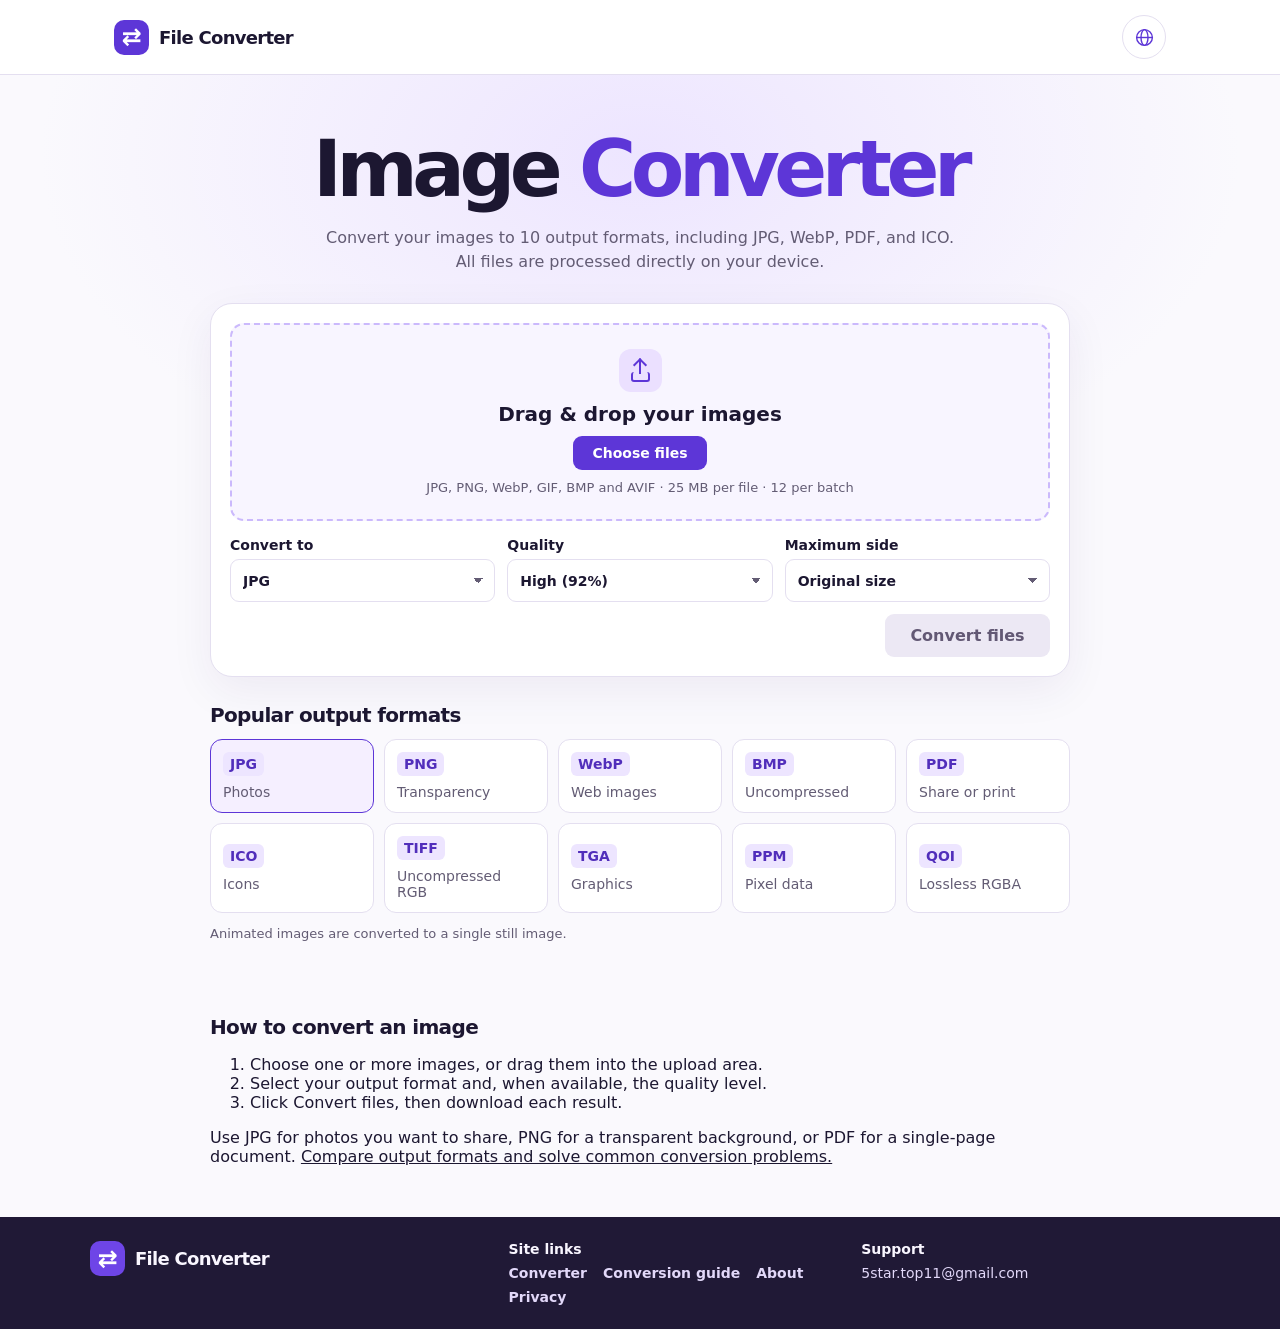
<file: index.html>
<!doctype html>
<html lang="en">
<head>
<meta name="google-adsense-account" content="ca-pub-1289110611393600">
<meta charset="utf-8">
<meta http-equiv="Content-Security-Policy" content="default-src 'none'; script-src 'self'; style-src 'self' 'unsafe-inline'; img-src 'self' data: blob:; base-uri 'none'; form-action 'none'">
<meta name="viewport" content="width=device-width, initial-scale=1">
<meta name="description" content="Convert images to JPG, PNG, WebP, BMP or PDF privately in your browser.">
<title>File Converter — Convert images online</title>
<link rel="icon" href="[data-uri]">
<link rel="stylesheet" href="style.css?v=5">
<script src="app.js?v=3" defer></script>
<style>footer{display:flex;gap:12px;justify-content:space-between;flex-wrap:wrap}footer nav,.bar nav{gap:12px;flex-wrap:wrap}@media(max-width:480px){.bar{gap:10px;flex-wrap:wrap}.bar nav{width:100%}}</style>
<script src="/locale.js" defer></script>
<link rel="canonical" href="https://fileconverter.5starth.com/">
<link rel="alternate" hreflang="en" href="https://fileconverter.5starth.com/">
<link rel="alternate" hreflang="ar" href="https://fileconverter.5starth.com/ar/">
</head>
<body>
<header><div class="bar"><a class="brand" href="#"><span class="logo" aria-hidden="true">⇄</span>File Converter</a><a class="language-switch" aria-label="Switch to Arabic" title="Switch to Arabic" href="/ar/" data-language="ar" lang="ar" hreflang="ar"><svg aria-hidden="true" width="21" height="21" viewBox="0 0 24 24" fill="none" stroke="currentColor" stroke-width="1.6"><circle cx="12" cy="12" r="9"/><ellipse cx="12" cy="12" rx="4" ry="9"/><path d="M3 12h18"/></svg></a></div></header>
<main>
<section class="intro" id="converter" aria-labelledby="title">
<h1 id="title">Image <em>Converter</em></h1>
<p>Convert your images to 10 output formats, including JPG, WebP, PDF, and ICO.<br class="desktop"> All files are processed directly on your device.</p>
</section>
<section class="panel" aria-label="Convert images">
<div id="previewArea" class="preview-area">
<div id="previews" class="preview-grid" hidden></div>
<label class="drop" id="drop"><span class="drop-empty">
<span class="upload" aria-hidden="true"><i></i></span>
<strong>Drag &amp; drop your images</strong>
<span class="browse">Choose files</span>
<small>JPG, PNG, WebP, GIF, BMP and AVIF · 25 MB per file · 12 per batch</small>
</span><span class="browse add-more">Add images</span>
<input type="file" id="files" multiple accept=".jpg,.jpeg,.jfif,.png,.apng,.webp,.gif,.bmp,.dib,.avif">
</label>
</div>
<ul id="queue" aria-label="Selected files" hidden></ul>
<div class="controls">
<label class="field">Convert to<select id="format"><option value="jpg">JPG</option><option value="png">PNG</option><option value="webp">WebP</option><option value="bmp">BMP</option><option value="pdf">PDF</option><option value="ico">ICO</option><option value="tiff">TIFF</option><option value="tga">TGA</option><option value="ppm">PPM</option><option value="qoi">QOI</option></select></label>
<label class="field" id="qualityField">Quality <select id="quality"><option value=".92">High (92%)</option><option value=".8">Balanced (80%)</option><option value=".6">Small file (60%)</option></select></label>
<label class="field">Maximum side<select id="maxSide"><option value="0">Original size</option><option value="2048">2048 px</option><option value="1600">1600 px</option><option value="1080">1080 px</option><option value="720">720 px</option></select></label>
</div>
<div class="convert-actions">
<button id="convert" disabled>Convert files</button>
<a id="downloadResult" class="primary-download" hidden></a>
</div>
<p id="message" role="status" hidden></p>
</section>
<section class="formats" id="formats" aria-labelledby="formats-title">
<h2 id="formats-title">Popular output formats</h2>
<div class="tiles">
<button data-format="jpg"><b>JPG</b><span>Photos</span></button>
<button data-format="png"><b>PNG</b><span>Transparency</span></button>
<button data-format="webp"><b>WebP</b><span>Web images</span></button>
<button data-format="bmp"><b>BMP</b><span>Uncompressed</span></button>
<button data-format="pdf"><b>PDF</b><span>Share or print</span></button>
<button data-format="ico"><b>ICO</b><span>Icons</span></button>
<button data-format="tiff"><b>TIFF</b><span>Uncompressed RGB</span></button>
<button data-format="tga"><b>TGA</b><span>Graphics</span></button>
<button data-format="ppm"><b>PPM</b><span>Pixel data</span></button>
<button data-format="qoi"><b>QOI</b><span>Lossless RGBA</span></button>
</div>
<p class="note">Animated images are converted to a single still image.</p>
</section>
<section class="formats" aria-labelledby="help-title">
<h2 id="help-title">How to convert an image</h2>
<ol>
<li>Choose one or more images, or drag them into the upload area.</li>
<li>Select your output format and, when available, the quality level.</li>
<li>Click Convert files, then download each result.</li>
</ol>
<p>Use JPG for photos you want to share, PNG for a transparent background, or PDF for a single-page document. <a href="guide.html" style="text-decoration:underline">Compare output formats and solve common conversion problems.</a></p>
</section>
</main><footer class="site-footer">
<div class="site-footer-inner">
<div class="site-footer-brand"><a class="brand" href="./"><span class="logo" aria-hidden="true">⇄</span>File Converter</a></div>
<div><h2>Site links</h2><nav aria-label="Site links"><a href="./">Converter</a><a href="guide.html">Conversion guide</a><a href="about.html">About</a><a href="privacy.html">Privacy</a></nav></div>
<div class="site-footer-contact"><h2>Support</h2><a href="mailto:5star.top11@gmail.com" dir="ltr">5star.top11@gmail.com</a></div>
</div>
</footer>
</body></html>
</file>
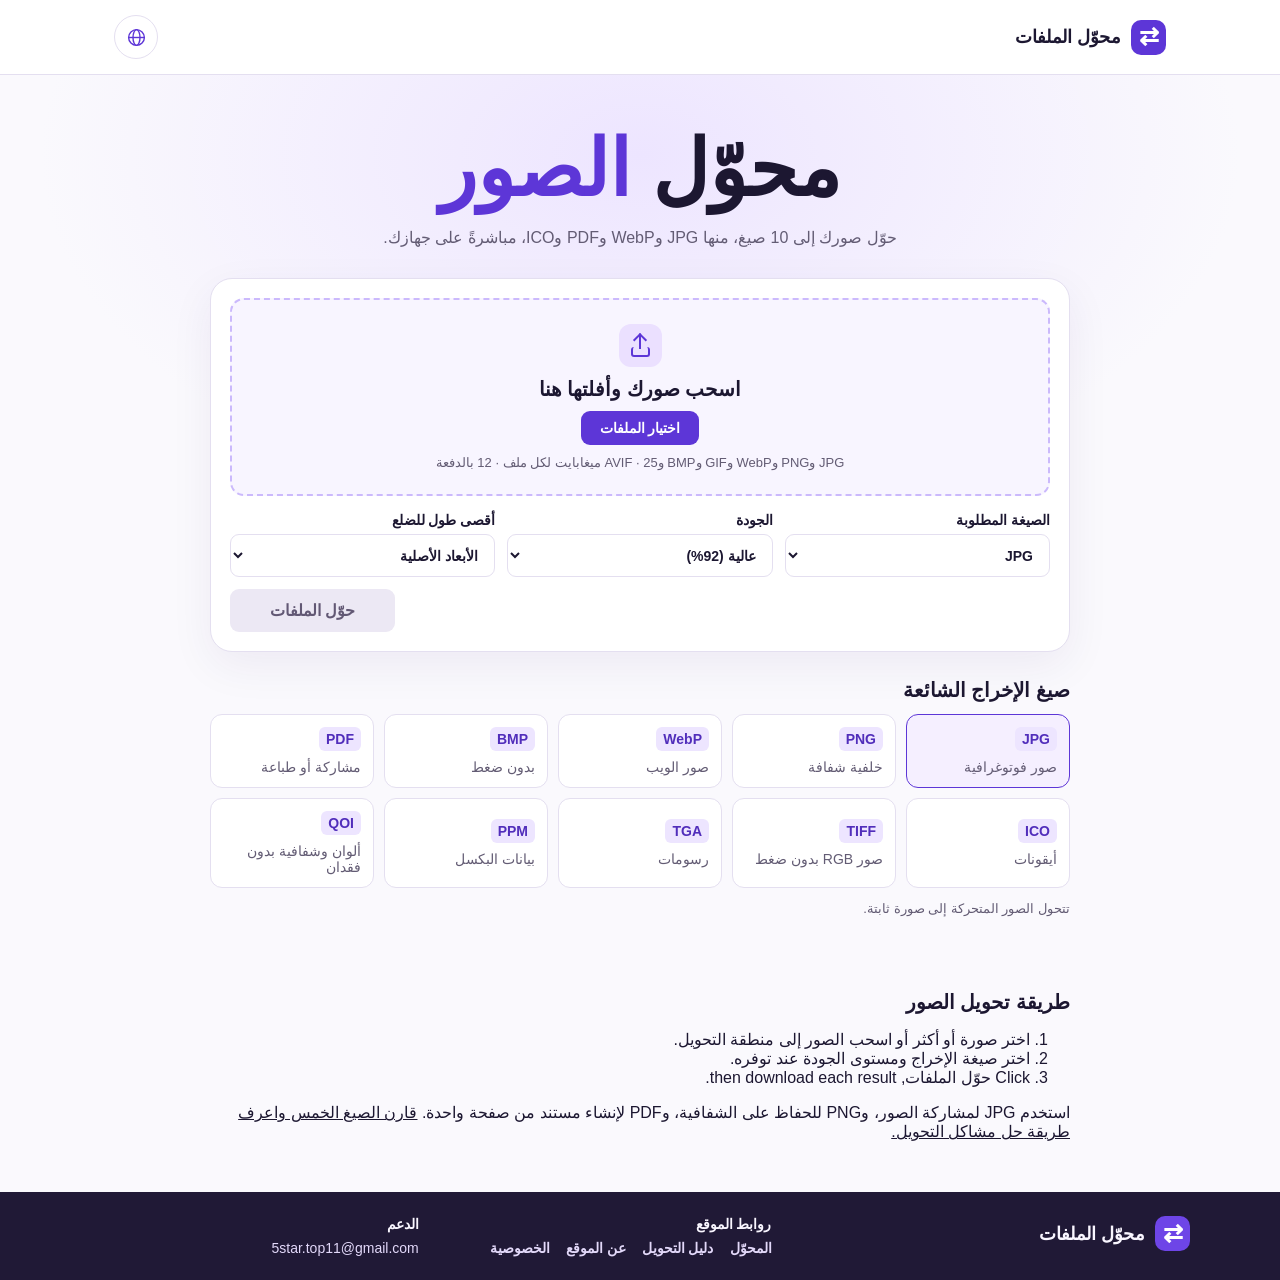
<file: ar/index.html>
<!doctype html>
<html lang="ar" dir="rtl">
<head>
<meta name="google-adsense-account" content="ca-pub-1289110611393600">
<meta charset="utf-8">
<meta http-equiv="Content-Security-Policy" content="default-src 'none'; script-src 'self'; style-src 'self' 'unsafe-inline'; img-src 'self' data: blob:; base-uri 'none'; form-action 'none'">
<meta name="viewport" content="width=device-width, initial-scale=1">
<meta name="description" content="حوّل الصور إلى JPG أو PNG أو WebP أو BMP أو PDF على جهازك.">
<title>محوّل الصور | File Converter</title>
<link rel="icon" href="[data-uri]">
<link rel="stylesheet" href="/style.css?v=5">
<script src="/app.js?v=3" defer></script>
<style>footer{display:flex;gap:12px;justify-content:space-between;flex-wrap:wrap}footer nav,.bar nav{gap:12px;flex-wrap:wrap}@media(max-width:480px){.bar{gap:10px;flex-wrap:wrap}.bar nav{width:100%}}</style>
<style>body{font-family:Tahoma,Arial,sans-serif}h1,.brand,h2{letter-spacing:normal}.tiles button{text-align:start}[dir=rtl] select{appearance:auto;background:#fff}</style>
<script src="/locale.js" defer></script>
<link rel="canonical" href="https://fileconverter.5starth.com/ar/">
<link rel="alternate" hreflang="en" href="https://fileconverter.5starth.com/">
<link rel="alternate" hreflang="ar" href="https://fileconverter.5starth.com/ar/">
</head>
<body>
<header><div class="bar"><a class="brand" href="#"><span class="logo" aria-hidden="true">⇄</span>محوّل الملفات</a><a class="language-switch" aria-label="التبديل إلى الإنكليزية" title="التبديل إلى الإنكليزية" href="/" data-language="en" lang="en" hreflang="en"><svg aria-hidden="true" width="21" height="21" viewBox="0 0 24 24" fill="none" stroke="currentColor" stroke-width="1.6"><circle cx="12" cy="12" r="9"/><ellipse cx="12" cy="12" rx="4" ry="9"/><path d="M3 12h18"/></svg></a></div></header>
<main>
<section class="intro" id="converter" aria-labelledby="title">
<h1 id="title">محوّل <em>الصور</em></h1>
<p>حوّل صورك إلى 10 صيغ، منها JPG وWebP وPDF وICO، مباشرةً على جهازك.</p>
</section>
<section class="panel" aria-label="تحويل الصور">
<div id="previewArea" class="preview-area">
<div id="previews" class="preview-grid" hidden></div>
<label class="drop" id="drop"><span class="drop-empty">
<span class="upload" aria-hidden="true"><i></i></span>
<strong>اسحب صورك وأفلتها هنا</strong>
<span class="browse">اختيار الملفات</span>
<small>JPG وPNG وWebP وGIF وBMP وAVIF · 25 ميغابايت لكل ملف · 12 بالدفعة</small>
</span><span class="browse add-more">إضافة صور</span>
<input type="file" id="files" multiple accept=".jpg,.jpeg,.jfif,.png,.apng,.webp,.gif,.bmp,.dib,.avif">
</label>
</div>
<ul id="queue" aria-label="الملفات المختارة" hidden></ul>
<div class="controls">
<label class="field">الصيغة المطلوبة<select id="format"><option value="jpg">JPG</option><option value="png">PNG</option><option value="webp">WebP</option><option value="bmp">BMP</option><option value="pdf">PDF</option><option value="ico">ICO</option><option value="tiff">TIFF</option><option value="tga">TGA</option><option value="ppm">PPM</option><option value="qoi">QOI</option></select></label>
<label class="field" id="qualityField">الجودة <select id="quality"><option value=".92">عالية (92%)</option><option value=".8">متوازنة (80%)</option><option value=".6">حجم أصغر (60%)</option></select></label>
<label class="field">أقصى طول للضلع<select id="maxSide"><option value="0">الأبعاد الأصلية</option><option value="2048">2048 px</option><option value="1600">1600 px</option><option value="1080">1080 px</option><option value="720">720 px</option></select></label>
</div>
<div class="convert-actions">
<button id="convert" disabled>حوّل الملفات</button>
<a id="downloadResult" class="primary-download" hidden></a>
</div>
<p id="message" role="status" hidden></p>
</section>
<section class="formats" id="formats" aria-labelledby="formats-title">
<h2 id="formats-title">صيغ الإخراج الشائعة</h2>
<div class="tiles">
<button data-format="jpg"><b>JPG</b><span>صور فوتوغرافية</span></button>
<button data-format="png"><b>PNG</b><span>خلفية شفافة</span></button>
<button data-format="webp"><b>WebP</b><span>صور الويب</span></button>
<button data-format="bmp"><b>BMP</b><span>بدون ضغط</span></button>
<button data-format="pdf"><b>PDF</b><span>مشاركة أو طباعة</span></button>
<button data-format="ico"><b>ICO</b><span>أيقونات</span></button>
<button data-format="tiff"><b>TIFF</b><span>صور RGB بدون ضغط</span></button>
<button data-format="tga"><b>TGA</b><span>رسومات</span></button>
<button data-format="ppm"><b>PPM</b><span>بيانات البكسل</span></button>
<button data-format="qoi"><b>QOI</b><span>ألوان وشفافية بدون فقدان</span></button>
</div>
<p class="note">تتحول الصور المتحركة إلى صورة ثابتة.</p>
</section>
<section class="formats" aria-labelledby="help-title">
<h2 id="help-title">طريقة تحويل الصور</h2>
<ol>
<li>اختر صورة أو أكثر أو اسحب الصور إلى منطقة التحويل.</li>
<li>اختر صيغة الإخراج ومستوى الجودة عند توفره.</li>
<li>Click حوّل الملفات, then download each result.</li>
</ol>
<p>استخدم JPG لمشاركة الصور، وPNG للحفاظ على الشفافية، وPDF لإنشاء مستند من صفحة واحدة. <a href="guide.html" style="text-decoration:underline">قارن الصيغ الخمس واعرف طريقة حل مشاكل التحويل.</a></p>
</section>
</main><footer class="site-footer">
<div class="site-footer-inner">
<div class="site-footer-brand"><a class="brand" href="./"><span class="logo" aria-hidden="true">⇄</span>محوّل الملفات</a></div>
<div><h2>روابط الموقع</h2><nav aria-label="روابط الموقع"><a href="./">المحوّل</a><a href="guide.html">دليل التحويل</a><a href="about.html">عن الموقع</a><a href="privacy.html">الخصوصية</a></nav></div>
<div class="site-footer-contact"><h2>الدعم</h2><a href="mailto:5star.top11@gmail.com" dir="ltr">5star.top11@gmail.com</a></div>
</div>
</footer>
</body></html>
</file>
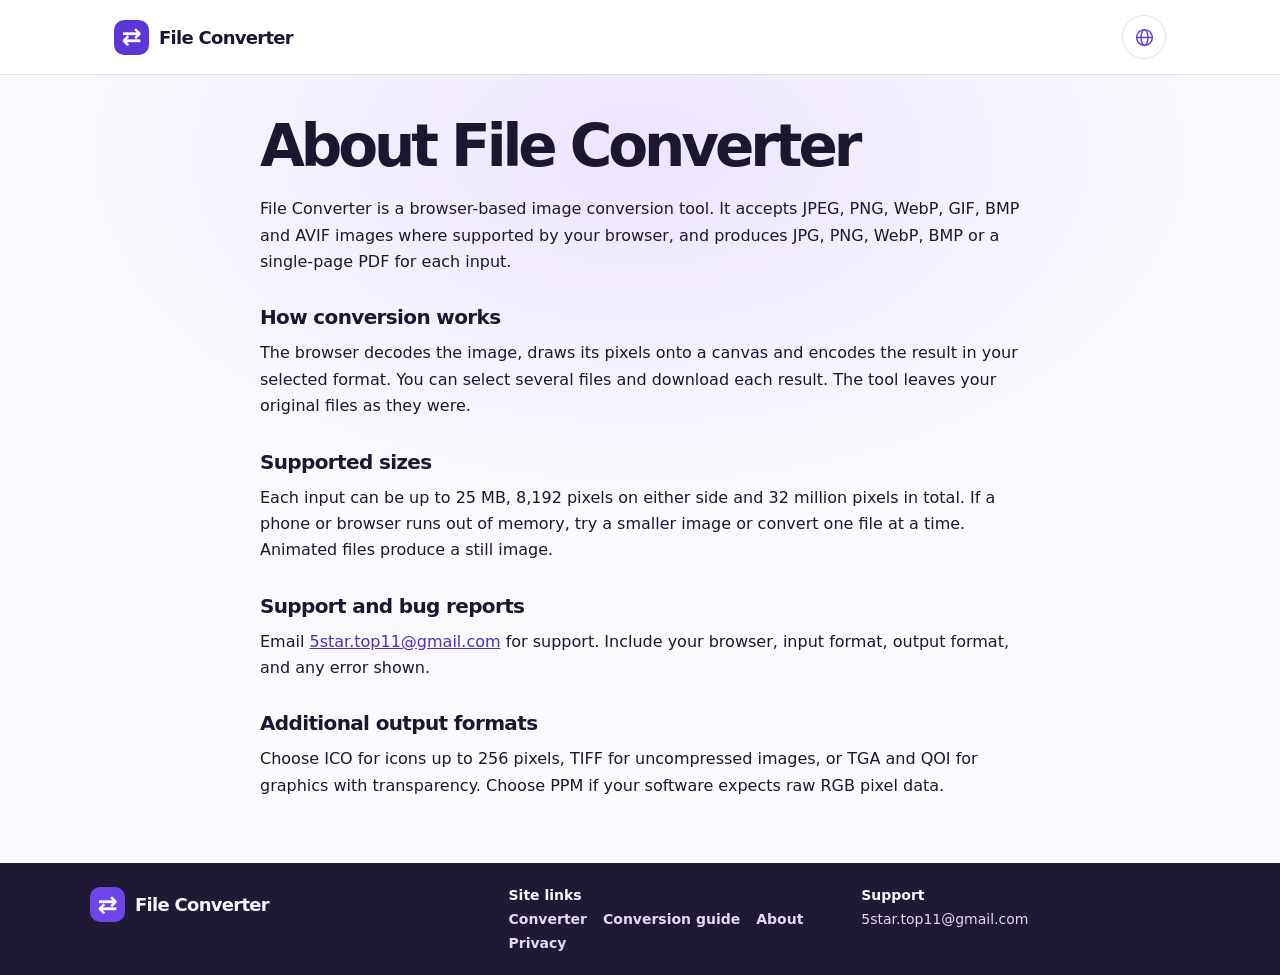
<file: about.html>
<!doctype html>
<html lang="en">
<head>
<meta charset="utf-8">
<meta name="viewport" content="width=device-width, initial-scale=1">
<meta name="description" content="Learn how File Converter works, what it supports, and how to report an issue.">
<title>About File Converter | File Converter</title>
<link rel="icon" href="[data-uri]">
<link rel="stylesheet" href="style.css?v=5">
<style>
.article{max-width:760px;margin:auto;padding:42px 0 52px;line-height:1.65}.article h1{font-size:clamp(34px,6vw,58px);margin-bottom:20px}.article h2{margin:26px 0 6px}.article p{margin:0 0 12px}.article a{color:#512ebb;text-decoration:underline}footer{display:flex;flex-wrap:wrap;gap:12px;justify-content:space-between}.bar nav,footer nav{flex-wrap:wrap;gap:12px}@media(max-width:480px){.bar{flex-wrap:wrap;gap:10px}.bar nav{width:100%}}
</style>
<script src="/locale.js" defer></script>
<link rel="canonical" href="https://fileconverter.5starth.com/about.html">
<link rel="alternate" hreflang="en" href="https://fileconverter.5starth.com/about.html">
<link rel="alternate" hreflang="ar" href="https://fileconverter.5starth.com/ar/about.html">
</head>
<body>
<header><div class="bar"><a class="brand" href="./"><span class="logo" aria-hidden="true">⇄</span>File Converter</a><a class="language-switch" aria-label="Switch to Arabic" title="Switch to Arabic" href="/ar/about.html" data-language="ar" lang="ar" hreflang="ar"><svg aria-hidden="true" width="21" height="21" viewBox="0 0 24 24" fill="none" stroke="currentColor" stroke-width="1.6"><circle cx="12" cy="12" r="9"/><ellipse cx="12" cy="12" rx="4" ry="9"/><path d="M3 12h18"/></svg></a></div></header>
<main><article class="article"><h1>About File Converter</h1>
<p>File Converter is a browser-based image conversion tool. It accepts JPEG, PNG, WebP, GIF, BMP and AVIF images where supported by your browser, and produces JPG, PNG, WebP, BMP or a single-page PDF for each input.</p>
<h2>How conversion works</h2>
<p>The browser decodes the image, draws its pixels onto a canvas and encodes the result in your selected format. You can select several files and download each result. The tool leaves your original files as they were.</p>
<h2>Supported sizes</h2>
<p>Each input can be up to 25 MB, 8,192 pixels on either side and 32 million pixels in total. If a phone or browser runs out of memory, try a smaller image or convert one file at a time. Animated files produce a still image.</p>
<h2 id="support">Support and bug reports</h2>
<p>Email <a href="mailto:5star.top11@gmail.com">5star.top11@gmail.com</a> for support. Include your browser, input format, output format, and any error shown.</p><h2>Additional output formats</h2><p>Choose ICO for icons up to 256 pixels, TIFF for uncompressed images, or TGA and QOI for graphics with transparency. Choose PPM if your software expects raw RGB pixel data.</p>
</article></main>
<footer class="site-footer">
<div class="site-footer-inner">
<div class="site-footer-brand"><a class="brand" href="./"><span class="logo" aria-hidden="true">⇄</span>File Converter</a></div>
<div><h2>Site links</h2><nav aria-label="Site links"><a href="./">Converter</a><a href="guide.html">Conversion guide</a><a href="about.html">About</a><a href="privacy.html">Privacy</a></nav></div>
<div class="site-footer-contact"><h2>Support</h2><a href="mailto:5star.top11@gmail.com" dir="ltr">5star.top11@gmail.com</a></div>
</div>
</footer>
</body>
</html>
</file>
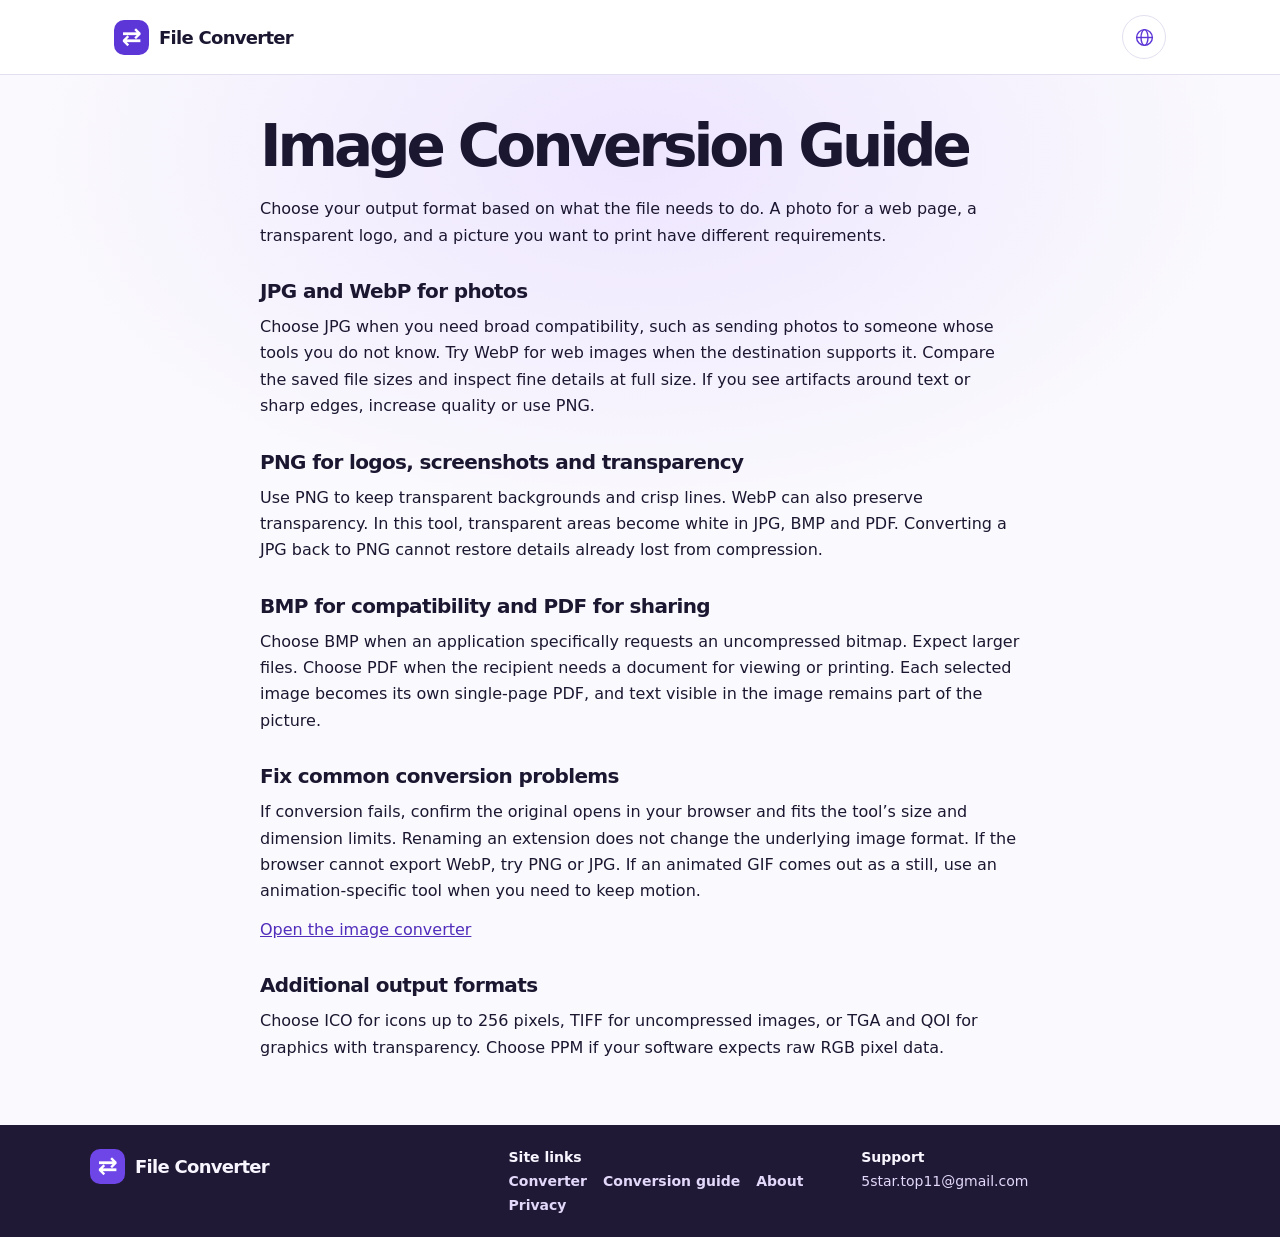
<file: guide.html>
<!doctype html>
<html lang="en">
<head>
<meta charset="utf-8">
<meta name="viewport" content="width=device-width, initial-scale=1">
<meta name="description" content="Choose the right image format, preserve transparency, and fix common conversion issues.">
<title>Image Conversion Guide | File Converter</title>
<link rel="icon" href="[data-uri]">
<link rel="stylesheet" href="style.css?v=5">
<style>
.article{max-width:760px;margin:auto;padding:42px 0 52px;line-height:1.65}.article h1{font-size:clamp(34px,6vw,58px);margin-bottom:20px}.article h2{margin:26px 0 6px}.article p{margin:0 0 12px}.article a{color:#512ebb;text-decoration:underline}footer{display:flex;flex-wrap:wrap;gap:12px;justify-content:space-between}.bar nav,footer nav{flex-wrap:wrap;gap:12px}@media(max-width:480px){.bar{flex-wrap:wrap;gap:10px}.bar nav{width:100%}}
</style>
<script src="/locale.js" defer></script>
<link rel="canonical" href="https://fileconverter.5starth.com/guide.html">
<link rel="alternate" hreflang="en" href="https://fileconverter.5starth.com/guide.html">
<link rel="alternate" hreflang="ar" href="https://fileconverter.5starth.com/ar/guide.html">
</head>
<body>
<header><div class="bar"><a class="brand" href="./"><span class="logo" aria-hidden="true">⇄</span>File Converter</a><a class="language-switch" aria-label="Switch to Arabic" title="Switch to Arabic" href="/ar/guide.html" data-language="ar" lang="ar" hreflang="ar"><svg aria-hidden="true" width="21" height="21" viewBox="0 0 24 24" fill="none" stroke="currentColor" stroke-width="1.6"><circle cx="12" cy="12" r="9"/><ellipse cx="12" cy="12" rx="4" ry="9"/><path d="M3 12h18"/></svg></a></div></header>
<main><article class="article"><h1>Image Conversion Guide</h1>
<p>Choose your output format based on what the file needs to do. A photo for a web page, a transparent logo, and a picture you want to print have different requirements.</p>
<h2>JPG and WebP for photos</h2>
<p>Choose JPG when you need broad compatibility, such as sending photos to someone whose tools you do not know. Try WebP for web images when the destination supports it. Compare the saved file sizes and inspect fine details at full size. If you see artifacts around text or sharp edges, increase quality or use PNG.</p>
<h2>PNG for logos, screenshots and transparency</h2>
<p>Use PNG to keep transparent backgrounds and crisp lines. WebP can also preserve transparency. In this tool, transparent areas become white in JPG, BMP and PDF. Converting a JPG back to PNG cannot restore details already lost from compression.</p>
<h2>BMP for compatibility and PDF for sharing</h2>
<p>Choose BMP when an application specifically requests an uncompressed bitmap. Expect larger files. Choose PDF when the recipient needs a document for viewing or printing. Each selected image becomes its own single-page PDF, and text visible in the image remains part of the picture.</p>
<h2>Fix common conversion problems</h2>
<p>If conversion fails, confirm the original opens in your browser and fits the tool’s size and dimension limits. Renaming an extension does not change the underlying image format. If the browser cannot export WebP, try PNG or JPG. If an animated GIF comes out as a still, use an animation-specific tool when you need to keep motion.</p>
<p><a href="./#converter">Open the image converter</a></p><h2>Additional output formats</h2><p>Choose ICO for icons up to 256 pixels, TIFF for uncompressed images, or TGA and QOI for graphics with transparency. Choose PPM if your software expects raw RGB pixel data.</p>
</article></main>
<footer class="site-footer">
<div class="site-footer-inner">
<div class="site-footer-brand"><a class="brand" href="./"><span class="logo" aria-hidden="true">⇄</span>File Converter</a></div>
<div><h2>Site links</h2><nav aria-label="Site links"><a href="./">Converter</a><a href="guide.html">Conversion guide</a><a href="about.html">About</a><a href="privacy.html">Privacy</a></nav></div>
<div class="site-footer-contact"><h2>Support</h2><a href="mailto:5star.top11@gmail.com" dir="ltr">5star.top11@gmail.com</a></div>
</div>
</footer>
</body>
</html>
</file>
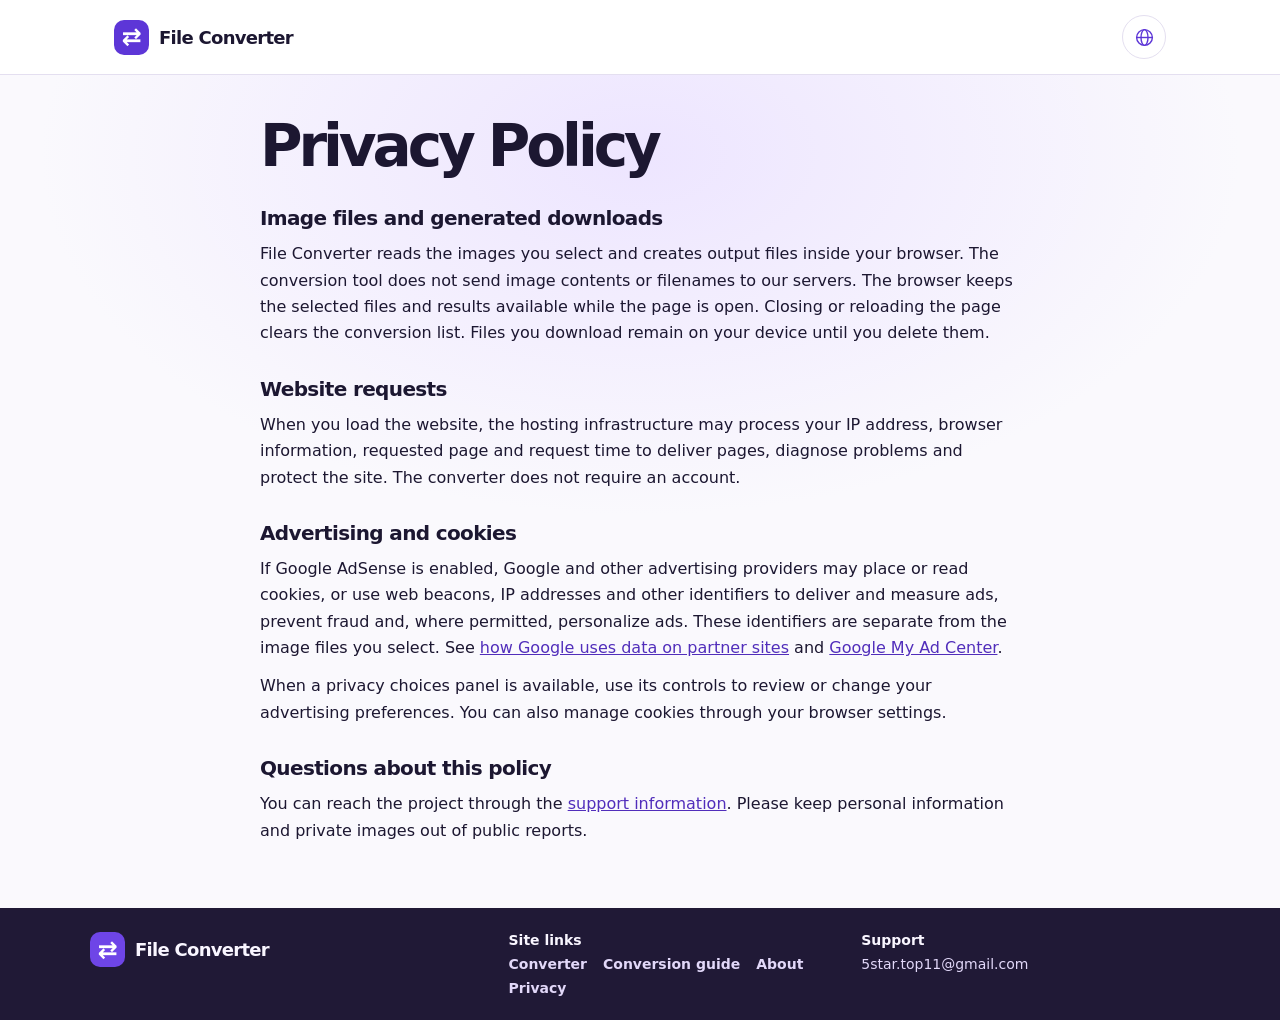
<file: privacy.html>
<!doctype html>
<html lang="en">
<head>
<meta charset="utf-8">
<meta name="viewport" content="width=device-width, initial-scale=1">
<meta name="description" content="How File Converter processes your images and how website and advertising data are handled.">
<title>Privacy Policy | File Converter</title>
<link rel="icon" href="[data-uri]">
<link rel="stylesheet" href="style.css?v=5">
<style>
.article{max-width:760px;margin:auto;padding:42px 0 52px;line-height:1.65}.article h1{font-size:clamp(34px,6vw,58px);margin-bottom:20px}.article h2{margin:26px 0 6px}.article p{margin:0 0 12px}.article a{color:#512ebb;text-decoration:underline}footer{display:flex;flex-wrap:wrap;gap:12px;justify-content:space-between}.bar nav,footer nav{flex-wrap:wrap;gap:12px}@media(max-width:480px){.bar{flex-wrap:wrap;gap:10px}.bar nav{width:100%}}
</style>
<script src="/locale.js" defer></script>
<link rel="canonical" href="https://fileconverter.5starth.com/privacy.html">
<link rel="alternate" hreflang="en" href="https://fileconverter.5starth.com/privacy.html">
<link rel="alternate" hreflang="ar" href="https://fileconverter.5starth.com/ar/privacy.html">
</head>
<body>
<header><div class="bar"><a class="brand" href="./"><span class="logo" aria-hidden="true">⇄</span>File Converter</a><a class="language-switch" aria-label="Switch to Arabic" title="Switch to Arabic" href="/ar/privacy.html" data-language="ar" lang="ar" hreflang="ar"><svg aria-hidden="true" width="21" height="21" viewBox="0 0 24 24" fill="none" stroke="currentColor" stroke-width="1.6"><circle cx="12" cy="12" r="9"/><ellipse cx="12" cy="12" rx="4" ry="9"/><path d="M3 12h18"/></svg></a></div></header>
<main><article class="article"><h1>Privacy Policy</h1>
<h2>Image files and generated downloads</h2>
<p>File Converter reads the images you select and creates output files inside your browser. The conversion tool does not send image contents or filenames to our servers. The browser keeps the selected files and results available while the page is open. Closing or reloading the page clears the conversion list. Files you download remain on your device until you delete them.</p>
<h2>Website requests</h2>
<p>When you load the website, the hosting infrastructure may process your IP address, browser information, requested page and request time to deliver pages, diagnose problems and protect the site. The converter does not require an account.</p>
<h2>Advertising and cookies</h2>
<p>If Google AdSense is enabled, Google and other advertising providers may place or read cookies, or use web beacons, IP addresses and other identifiers to deliver and measure ads, prevent fraud and, where permitted, personalize ads. These identifiers are separate from the image files you select. See <a href="https://policies.google.com/technologies/partner-sites?hl=en">how Google uses data on partner sites</a> and <a href="https://myadcenter.google.com/">Google My Ad Center</a>.</p>
<p>When a privacy choices panel is available, use its controls to review or change your advertising preferences. You can also manage cookies through your browser settings.</p>
<h2>Questions about this policy</h2>
<p>You can reach the project through the <a href="about.html#support">support information</a>. Please keep personal information and private images out of public reports.</p></article></main>
<footer class="site-footer">
<div class="site-footer-inner">
<div class="site-footer-brand"><a class="brand" href="./"><span class="logo" aria-hidden="true">⇄</span>File Converter</a></div>
<div><h2>Site links</h2><nav aria-label="Site links"><a href="./">Converter</a><a href="guide.html">Conversion guide</a><a href="about.html">About</a><a href="privacy.html">Privacy</a></nav></div>
<div class="site-footer-contact"><h2>Support</h2><a href="mailto:5star.top11@gmail.com" dir="ltr">5star.top11@gmail.com</a></div>
</div>
</footer>
</body>
</html>
</file>
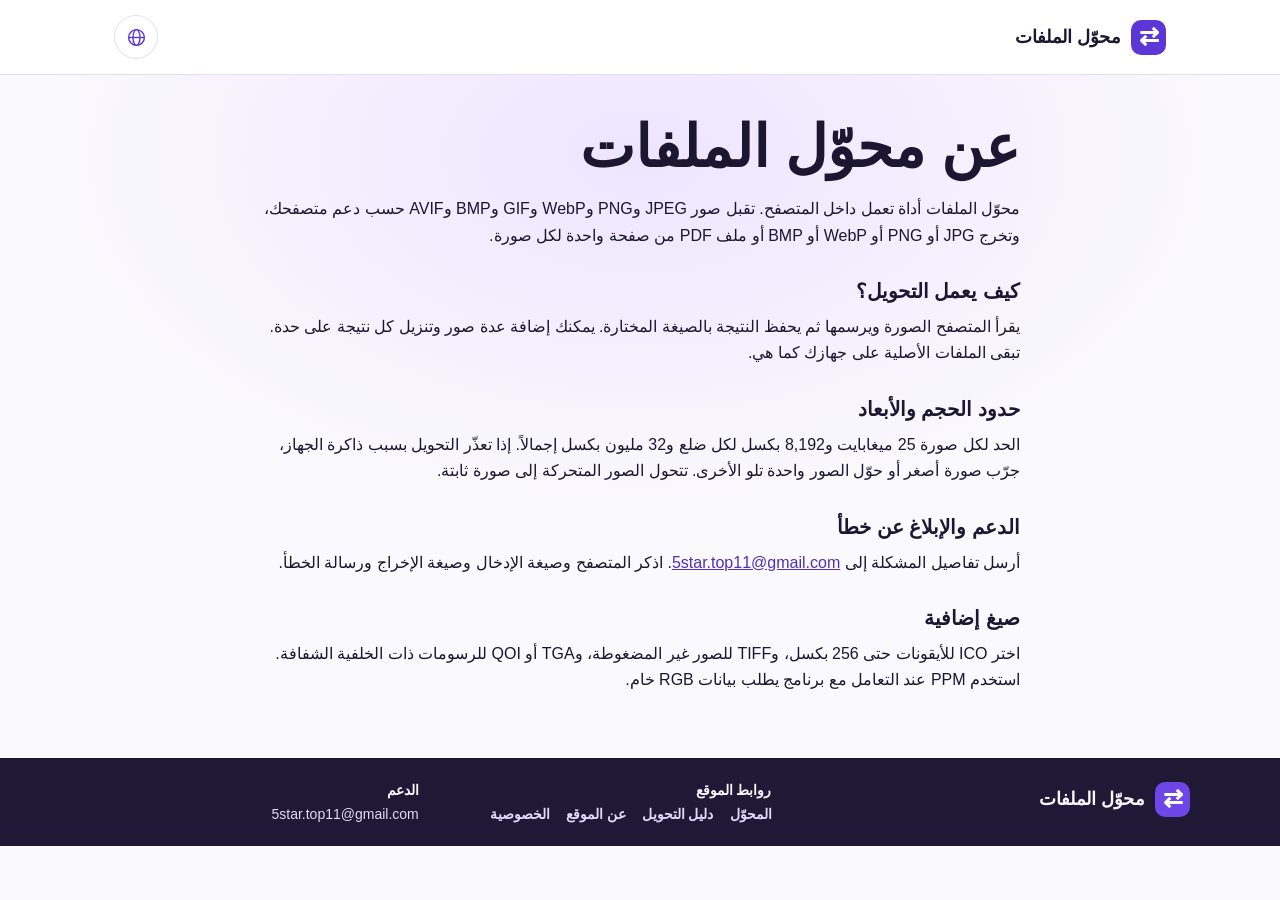
<file: ar/about.html>
<!doctype html>
<html lang="ar" dir="rtl">
<head>
<meta charset="utf-8">
<meta name="viewport" content="width=device-width, initial-scale=1">
<meta name="description" content="تعرّف على محوّل الملفات والصيغ التي يدعمها وطريقة الإبلاغ عن المشاكل.">
<title>عن الموقع | File Converter</title>
<link rel="icon" href="[data-uri]">
<link rel="stylesheet" href="/style.css?v=5">
<style>
.article{max-width:760px;margin:auto;padding:42px 0 52px;line-height:1.65}.article h1{font-size:clamp(34px,6vw,58px);margin-bottom:20px}.article h2{margin:26px 0 6px}.article p{margin:0 0 12px}.article a{color:#512ebb;text-decoration:underline}footer{display:flex;flex-wrap:wrap;gap:12px;justify-content:space-between}.bar nav,footer nav{flex-wrap:wrap;gap:12px}@media(max-width:480px){.bar{flex-wrap:wrap;gap:10px}.bar nav{width:100%}}
</style>
<style>body{font-family:Tahoma,Arial,sans-serif}h1,.brand,h2{letter-spacing:normal}.tiles button{text-align:start}[dir=rtl] select{appearance:auto;background:#fff}</style>
<script src="/locale.js" defer></script>
<link rel="canonical" href="https://fileconverter.5starth.com/ar/about.html">
<link rel="alternate" hreflang="en" href="https://fileconverter.5starth.com/about.html">
<link rel="alternate" hreflang="ar" href="https://fileconverter.5starth.com/ar/about.html">
</head>
<body>
<header><div class="bar"><a class="brand" href="./"><span class="logo" aria-hidden="true">⇄</span>محوّل الملفات</a><a class="language-switch" aria-label="التبديل إلى الإنكليزية" title="التبديل إلى الإنكليزية" href="/about.html" data-language="en" lang="en" hreflang="en"><svg aria-hidden="true" width="21" height="21" viewBox="0 0 24 24" fill="none" stroke="currentColor" stroke-width="1.6"><circle cx="12" cy="12" r="9"/><ellipse cx="12" cy="12" rx="4" ry="9"/><path d="M3 12h18"/></svg></a></div></header>
<main><article class="article"><h1>عن محوّل الملفات</h1><p>محوّل الملفات أداة تعمل داخل المتصفح. تقبل صور JPEG وPNG وWebP وGIF وBMP وAVIF حسب دعم متصفحك، وتخرج JPG أو PNG أو WebP أو BMP أو ملف PDF من صفحة واحدة لكل صورة.</p>
<h2>كيف يعمل التحويل؟</h2><p>يقرأ المتصفح الصورة ويرسمها ثم يحفظ النتيجة بالصيغة المختارة. يمكنك إضافة عدة صور وتنزيل كل نتيجة على حدة. تبقى الملفات الأصلية على جهازك كما هي.</p>
<h2>حدود الحجم والأبعاد</h2><p>الحد لكل صورة 25 ميغابايت و8,192 بكسل لكل ضلع و32 مليون بكسل إجمالاً. إذا تعذّر التحويل بسبب ذاكرة الجهاز، جرّب صورة أصغر أو حوّل الصور واحدة تلو الأخرى. تتحول الصور المتحركة إلى صورة ثابتة.</p>
<h2 id="support">الدعم والإبلاغ عن خطأ</h2><p>أرسل تفاصيل المشكلة إلى <a href="mailto:5star.top11@gmail.com" dir="ltr">5star.top11@gmail.com</a>. اذكر المتصفح وصيغة الإدخال وصيغة الإخراج ورسالة الخطأ.</p><h2>صيغ إضافية</h2><p>اختر ICO للأيقونات حتى 256 بكسل، وTIFF للصور غير المضغوطة، وTGA أو QOI للرسومات ذات الخلفية الشفافة. استخدم PPM عند التعامل مع برنامج يطلب بيانات RGB خام.</p>
</article></main>
<footer class="site-footer">
<div class="site-footer-inner">
<div class="site-footer-brand"><a class="brand" href="./"><span class="logo" aria-hidden="true">⇄</span>محوّل الملفات</a></div>
<div><h2>روابط الموقع</h2><nav aria-label="روابط الموقع"><a href="./">المحوّل</a><a href="guide.html">دليل التحويل</a><a href="about.html">عن الموقع</a><a href="privacy.html">الخصوصية</a></nav></div>
<div class="site-footer-contact"><h2>الدعم</h2><a href="mailto:5star.top11@gmail.com" dir="ltr">5star.top11@gmail.com</a></div>
</div>
</footer>
</body>
</html>
</file>
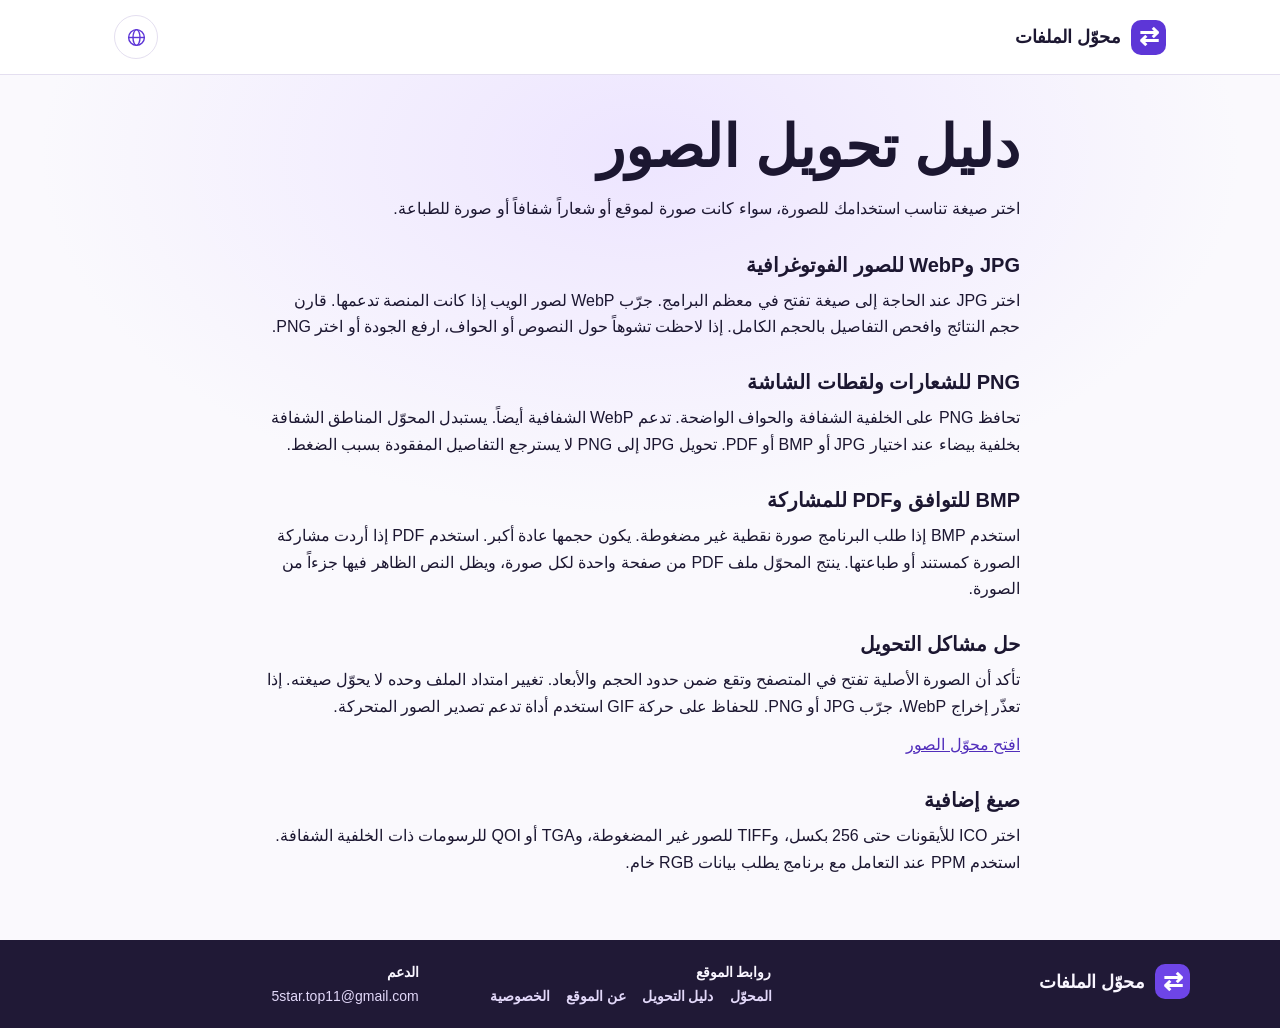
<file: ar/guide.html>
<!doctype html>
<html lang="ar" dir="rtl">
<head>
<meta charset="utf-8">
<meta name="viewport" content="width=device-width, initial-scale=1">
<meta name="description" content="قارن صيغ الصور وتعرّف على طريقة الحفاظ على الشفافية وحل مشاكل التحويل.">
<title>دليل تحويل الصور | File Converter</title>
<link rel="icon" href="[data-uri]">
<link rel="stylesheet" href="/style.css?v=5">
<style>
.article{max-width:760px;margin:auto;padding:42px 0 52px;line-height:1.65}.article h1{font-size:clamp(34px,6vw,58px);margin-bottom:20px}.article h2{margin:26px 0 6px}.article p{margin:0 0 12px}.article a{color:#512ebb;text-decoration:underline}footer{display:flex;flex-wrap:wrap;gap:12px;justify-content:space-between}.bar nav,footer nav{flex-wrap:wrap;gap:12px}@media(max-width:480px){.bar{flex-wrap:wrap;gap:10px}.bar nav{width:100%}}
</style>
<style>body{font-family:Tahoma,Arial,sans-serif}h1,.brand,h2{letter-spacing:normal}.tiles button{text-align:start}[dir=rtl] select{appearance:auto;background:#fff}</style>
<script src="/locale.js" defer></script>
<link rel="canonical" href="https://fileconverter.5starth.com/ar/guide.html">
<link rel="alternate" hreflang="en" href="https://fileconverter.5starth.com/guide.html">
<link rel="alternate" hreflang="ar" href="https://fileconverter.5starth.com/ar/guide.html">
</head>
<body>
<header><div class="bar"><a class="brand" href="./"><span class="logo" aria-hidden="true">⇄</span>محوّل الملفات</a><a class="language-switch" aria-label="التبديل إلى الإنكليزية" title="التبديل إلى الإنكليزية" href="/guide.html" data-language="en" lang="en" hreflang="en"><svg aria-hidden="true" width="21" height="21" viewBox="0 0 24 24" fill="none" stroke="currentColor" stroke-width="1.6"><circle cx="12" cy="12" r="9"/><ellipse cx="12" cy="12" rx="4" ry="9"/><path d="M3 12h18"/></svg></a></div></header>
<main><article class="article"><h1>دليل تحويل الصور</h1><p>اختر صيغة تناسب استخدامك للصورة، سواء كانت صورة لموقع أو شعاراً شفافاً أو صورة للطباعة.</p>
<h2>JPG وWebP للصور الفوتوغرافية</h2><p>اختر JPG عند الحاجة إلى صيغة تفتح في معظم البرامج. جرّب WebP لصور الويب إذا كانت المنصة تدعمها. قارن حجم النتائج وافحص التفاصيل بالحجم الكامل. إذا لاحظت تشوهاً حول النصوص أو الحواف، ارفع الجودة أو اختر PNG.</p>
<h2>PNG للشعارات ولقطات الشاشة</h2><p>تحافظ PNG على الخلفية الشفافة والحواف الواضحة. تدعم WebP الشفافية أيضاً. يستبدل المحوّل المناطق الشفافة بخلفية بيضاء عند اختيار JPG أو BMP أو PDF. تحويل JPG إلى PNG لا يسترجع التفاصيل المفقودة بسبب الضغط.</p>
<h2>BMP للتوافق وPDF للمشاركة</h2><p>استخدم BMP إذا طلب البرنامج صورة نقطية غير مضغوطة. يكون حجمها عادة أكبر. استخدم PDF إذا أردت مشاركة الصورة كمستند أو طباعتها. ينتج المحوّل ملف PDF من صفحة واحدة لكل صورة، ويظل النص الظاهر فيها جزءاً من الصورة.</p>
<h2>حل مشاكل التحويل</h2><p>تأكد أن الصورة الأصلية تفتح في المتصفح وتقع ضمن حدود الحجم والأبعاد. تغيير امتداد الملف وحده لا يحوّل صيغته. إذا تعذّر إخراج WebP، جرّب JPG أو PNG. للحفاظ على حركة GIF استخدم أداة تدعم تصدير الصور المتحركة.</p>
<p><a href="./#converter">افتح محوّل الصور</a></p><h2>صيغ إضافية</h2><p>اختر ICO للأيقونات حتى 256 بكسل، وTIFF للصور غير المضغوطة، وTGA أو QOI للرسومات ذات الخلفية الشفافة. استخدم PPM عند التعامل مع برنامج يطلب بيانات RGB خام.</p>
</article></main>
<footer class="site-footer">
<div class="site-footer-inner">
<div class="site-footer-brand"><a class="brand" href="./"><span class="logo" aria-hidden="true">⇄</span>محوّل الملفات</a></div>
<div><h2>روابط الموقع</h2><nav aria-label="روابط الموقع"><a href="./">المحوّل</a><a href="guide.html">دليل التحويل</a><a href="about.html">عن الموقع</a><a href="privacy.html">الخصوصية</a></nav></div>
<div class="site-footer-contact"><h2>الدعم</h2><a href="mailto:5star.top11@gmail.com" dir="ltr">5star.top11@gmail.com</a></div>
</div>
</footer>
</body>
</html>
</file>
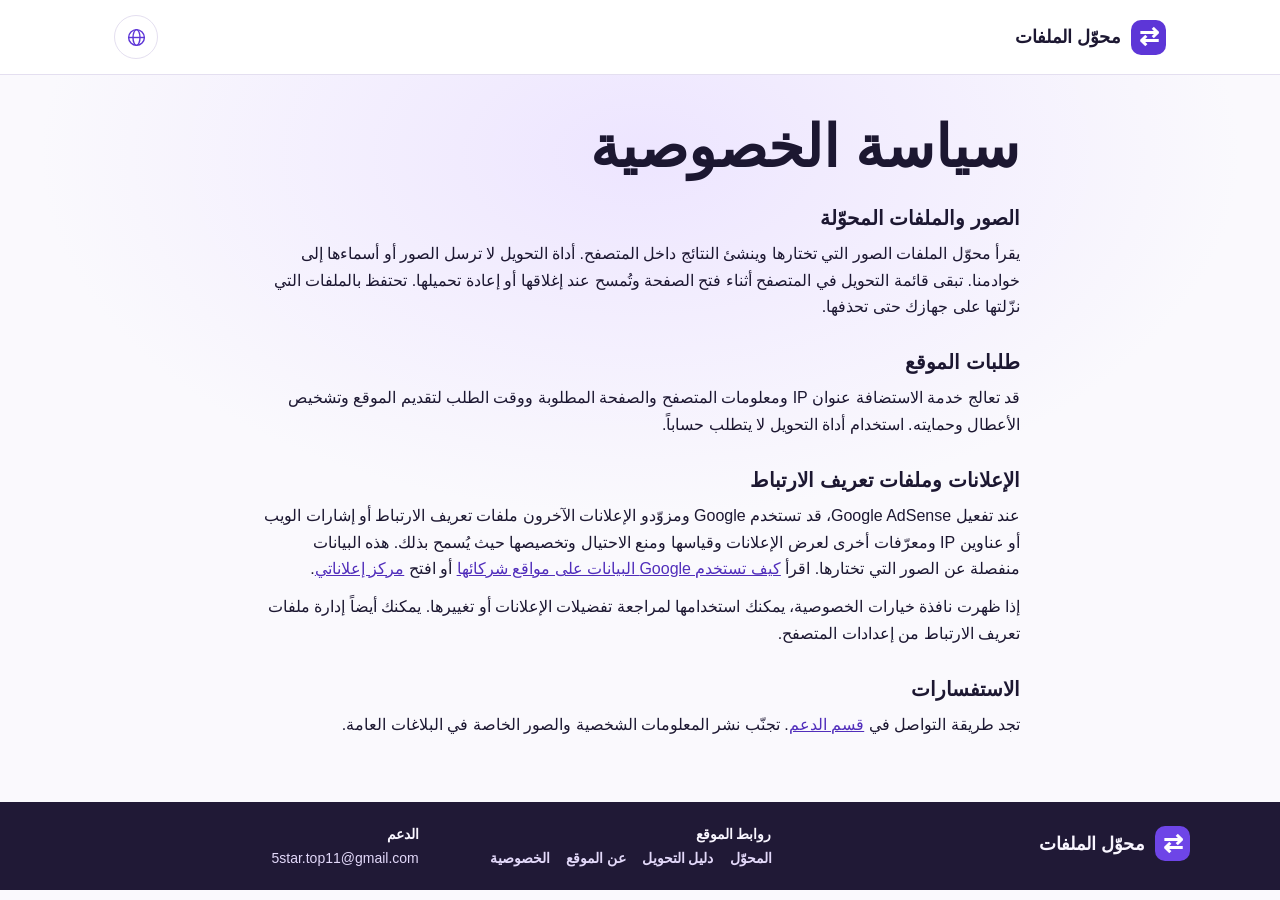
<file: ar/privacy.html>
<!doctype html>
<html lang="ar" dir="rtl">
<head>
<meta charset="utf-8">
<meta name="viewport" content="width=device-width, initial-scale=1">
<meta name="description" content="تعرّف على طريقة معالجة الصور وبيانات الموقع والإعلانات.">
<title>سياسة الخصوصية | File Converter</title>
<link rel="icon" href="[data-uri]">
<link rel="stylesheet" href="/style.css?v=5">
<style>
.article{max-width:760px;margin:auto;padding:42px 0 52px;line-height:1.65}.article h1{font-size:clamp(34px,6vw,58px);margin-bottom:20px}.article h2{margin:26px 0 6px}.article p{margin:0 0 12px}.article a{color:#512ebb;text-decoration:underline}footer{display:flex;flex-wrap:wrap;gap:12px;justify-content:space-between}.bar nav,footer nav{flex-wrap:wrap;gap:12px}@media(max-width:480px){.bar{flex-wrap:wrap;gap:10px}.bar nav{width:100%}}
</style>
<style>body{font-family:Tahoma,Arial,sans-serif}h1,.brand,h2{letter-spacing:normal}.tiles button{text-align:start}[dir=rtl] select{appearance:auto;background:#fff}</style>
<script src="/locale.js" defer></script>
<link rel="canonical" href="https://fileconverter.5starth.com/ar/privacy.html">
<link rel="alternate" hreflang="en" href="https://fileconverter.5starth.com/privacy.html">
<link rel="alternate" hreflang="ar" href="https://fileconverter.5starth.com/ar/privacy.html">
</head>
<body>
<header><div class="bar"><a class="brand" href="./"><span class="logo" aria-hidden="true">⇄</span>محوّل الملفات</a><a class="language-switch" aria-label="التبديل إلى الإنكليزية" title="التبديل إلى الإنكليزية" href="/privacy.html" data-language="en" lang="en" hreflang="en"><svg aria-hidden="true" width="21" height="21" viewBox="0 0 24 24" fill="none" stroke="currentColor" stroke-width="1.6"><circle cx="12" cy="12" r="9"/><ellipse cx="12" cy="12" rx="4" ry="9"/><path d="M3 12h18"/></svg></a></div></header>
<main><article class="article"><h1>سياسة الخصوصية</h1><h2>الصور والملفات المحوّلة</h2><p>يقرأ محوّل الملفات الصور التي تختارها وينشئ النتائج داخل المتصفح. أداة التحويل لا ترسل الصور أو أسماءها إلى خوادمنا. تبقى قائمة التحويل في المتصفح أثناء فتح الصفحة وتُمسح عند إغلاقها أو إعادة تحميلها. تحتفظ بالملفات التي نزّلتها على جهازك حتى تحذفها.</p>
<h2>طلبات الموقع</h2><p>قد تعالج خدمة الاستضافة عنوان IP ومعلومات المتصفح والصفحة المطلوبة ووقت الطلب لتقديم الموقع وتشخيص الأعطال وحمايته. استخدام أداة التحويل لا يتطلب حساباً.</p>
<h2>الإعلانات وملفات تعريف الارتباط</h2><p>عند تفعيل Google AdSense، قد تستخدم Google ومزوّدو الإعلانات الآخرون ملفات تعريف الارتباط أو إشارات الويب أو عناوين IP ومعرّفات أخرى لعرض الإعلانات وقياسها ومنع الاحتيال وتخصيصها حيث يُسمح بذلك. هذه البيانات منفصلة عن الصور التي تختارها. اقرأ <a href="https://policies.google.com/technologies/partner-sites?hl=ar">كيف تستخدم Google البيانات على مواقع شركائها</a> أو افتح <a href="https://myadcenter.google.com/">مركز إعلاناتي</a>.</p>
<p>إذا ظهرت نافذة خيارات الخصوصية، يمكنك استخدامها لمراجعة تفضيلات الإعلانات أو تغييرها. يمكنك أيضاً إدارة ملفات تعريف الارتباط من إعدادات المتصفح.</p>
<h2>الاستفسارات</h2><p>تجد طريقة التواصل في <a href="about.html#support">قسم الدعم</a>. تجنّب نشر المعلومات الشخصية والصور الخاصة في البلاغات العامة.</p></article></main>
<footer class="site-footer">
<div class="site-footer-inner">
<div class="site-footer-brand"><a class="brand" href="./"><span class="logo" aria-hidden="true">⇄</span>محوّل الملفات</a></div>
<div><h2>روابط الموقع</h2><nav aria-label="روابط الموقع"><a href="./">المحوّل</a><a href="guide.html">دليل التحويل</a><a href="about.html">عن الموقع</a><a href="privacy.html">الخصوصية</a></nav></div>
<div class="site-footer-contact"><h2>الدعم</h2><a href="mailto:5star.top11@gmail.com" dir="ltr">5star.top11@gmail.com</a></div>
</div>
</footer>
</body>
</html>
</file>
<file: style.css>
:root{font-family:Inter,system-ui,sans-serif;color:#1c1731;background:#faf9fd;--accent:#5d36d7;--border:#e4dff0;--muted:#635c74}
*{box-sizing:border-box}body{margin:0}a{color:inherit;text-decoration:none}button,select{font:inherit}button,select,.drop{cursor:pointer}
:focus-visible,.drop:focus-within{outline:3px solid #8664ec;outline-offset:4px}
header{background:#fff;border-bottom:1px solid var(--border)}.bar{max-width:1100px;margin:auto;display:flex;justify-content:space-between;align-items:center;padding:15px 24px}.brand{display:flex;gap:10px;align-items:center;font-size:18px;font-weight:800;letter-spacing:-.04em}.logo{display:grid;place-items:center;width:35px;height:35px;border-radius:10px;background:#5d36d7;color:white;font-size:24px}nav{display:flex;gap:25px;font-size:14px;font-weight:650}nav a:hover{color:var(--accent)}
main{padding:0 20px;background:radial-gradient(ellipse 600px 360px at 50% 80px,#ede5ff,transparent)}.intro{text-align:center;padding:55px 0 24px;scroll-margin-top:18px}h1{font-size:clamp(44px,8vw,78px);letter-spacing:-.07em;margin:0;line-height:1.02;font-weight:850}em{font-style:normal;color:var(--accent)}.intro p{color:var(--muted);line-height:1.55;margin:16px 0 4px}
.panel,.formats{max-width:860px;margin:auto}.panel{background:#fff;padding:19px;border:1px solid var(--border);border-radius:22px;box-shadow:0 14px 44px #2b175b10}
.drop{position:relative;display:flex;align-items:center;flex-direction:column;gap:10px;padding:24px 12px;background:#f8f5ff;border:2px dashed #cbb9fc;border-radius:14px;text-align:center}.drop:hover,.drop.active{background:#eee5ff;border-color:var(--accent)}.drop input{position:absolute;width:1px;height:1px;opacity:0;pointer-events:none}
.upload{display:grid;place-items:center;position:relative;width:43px;height:43px;border-radius:12px;background:#ebe0ff;color:var(--accent)}.upload i{width:19px;height:10px;border:2px solid;border-top:0;border-radius:3px;transform:translateY(6px)}.upload:before,.upload:after{content:"";position:absolute}.upload:before{width:2px;height:14px;background:currentColor;top:11px}.upload:after{width:8px;height:8px;border-top:2px solid;border-left:2px solid;transform:rotate(45deg);top:11px}
.drop strong{font-size:20px}.browse{background:var(--accent);color:#fff;padding:9px 19px;border-radius:9px;font-size:14px;font-weight:700}.drop small,.note{font-size:13px;color:var(--muted)}
.controls{display:grid;grid-template-columns:1fr 1fr 1fr;align-items:end;gap:12px;margin-top:16px}.field{display:grid;gap:6px;font-size:14px;font-weight:650}.field[hidden]{display:none}select, #convert{width:100%;height:43px;border-radius:9px;padding:0 12px}select{appearance:none;border:1px solid var(--border);color:inherit;background:linear-gradient(45deg,transparent 50%,#635c74 50%) calc(100% - 16px) 50%/5px 5px no-repeat,linear-gradient(135deg,#635c74 50%,transparent 50%) calc(100% - 11px) 50%/5px 5px no-repeat,#fff}#convert{background:var(--accent);color:#fff;border:0;font-weight:750;grid-column:-2/-1}#convert:disabled{background:#ece8f4;color:#625874;cursor:default}
.formats{padding:26px 0 35px}h2{font-size:20px;letter-spacing:-.032em;margin:0 0 12px}.tiles{display:grid;grid-template-columns:repeat(5,1fr);gap:10px}.tiles button{background:white;border:1px solid var(--border);border-radius:12px;text-align:left;padding:12px;color:inherit}.tiles button:hover,.tiles button[aria-pressed=true]{border-color:var(--accent);background:#f5efff}.tiles b{display:table;color:#512ebb;background:#ede5ff;border-radius:6px;padding:4px 7px;margin-bottom:8px;font-size:14px}.tiles span{font-size:14px;color:var(--muted)}footer{max-width:1100px;margin:auto;border-top:1px solid var(--border);padding:15px 24px;color:var(--muted);font-size:14px}
#queue{list-style:none;margin:12px 0 0;padding:0}#queue li{display:flex;align-items:center;gap:10px;padding:9px 2px;border-bottom:1px solid var(--border);font-size:14px}#queue strong{flex:1;overflow-wrap:anywhere}#queue a,#queue button{border:1px solid var(--border);background:#fff;color:#502bbd;padding:5px 8px;border-radius:6px}#queue span,#message{color:var(--muted);font-size:14px}#message{margin-bottom:0}
@media(max-width:590px){.bar{padding-inline:15px}nav{gap:12px}.intro{padding-top:38px}.desktop{display:none}.panel{padding:12px}.controls{grid-template-columns:1fr 1fr}#convert{grid-column:1/-1}.tiles{grid-template-columns:repeat(2,1fr)}#queue li{flex-wrap:wrap}}

@media(min-width:741px){.controls{grid-template-columns:repeat(4,minmax(0,1fr))}}
@media(min-width:591px) and (max-width:740px){.controls{grid-template-columns:repeat(2,minmax(0,1fr))}}
#queue li{flex-wrap:wrap}#queue li strong{min-width:110px}

.controls{grid-template-columns:repeat(auto-fit,minmax(140px,1fr))}
.convert-actions{display:flex;justify-content:flex-end;margin-top:12px}
.convert-actions #convert{width:auto;min-width:165px}
#queue .result-actions{display:flex;gap:8px;align-items:center}
#queue a{background:var(--accent);border-color:var(--accent);color:white;font-weight:650}
#queue button:hover{background:#f2edff}
#queue a:hover,.convert-actions #convert:not(:disabled):hover{background:#4e29bd}
select:disabled,.tiles button:disabled{cursor:default;opacity:.65}
.tiles span{display:block;overflow-wrap:anywhere}
@media(max-width:590px){.controls{grid-template-columns:repeat(2,minmax(0,1fr))}.convert-actions #convert{width:100%}}

.drop-empty{display:flex;align-items:center;flex-direction:column;gap:10px}
.add-more{display:none}
.preview-area.has-images{background:#f8f5ff;border:1px solid var(--border);border-radius:14px;padding:10px}
.preview-area.has-images .drop{border:0;background:none;padding:8px 0 0}
.preview-area.has-images .drop-empty{display:none}
.preview-area.has-images .add-more{display:inline-block}
.preview-area.has-images.active{border-color:var(--accent)}
.preview-grid{display:grid;grid-template-columns:repeat(auto-fit,minmax(min(100%,125px),1fr));gap:8px}
.preview-grid[hidden],.convert-actions [hidden]{display:none}
.preview-grid figure{margin:0;min-width:0;background:#fff;border:1px solid var(--border);border-radius:10px;overflow:hidden}
.preview-grid img,.preview-placeholder{display:grid;place-items:center;width:100%;height:130px;object-fit:contain;background:#f0ebfa;color:var(--muted);text-align:center;font-size:13px}
.preview-grid:has(figure:only-child) img,.preview-grid:has(figure:only-child) .preview-placeholder{height:clamp(140px,43vw,230px)}
.preview-grid figcaption{padding:5px 9px;overflow:hidden;text-overflow:ellipsis;white-space:nowrap;font-size:13px}
.primary-download{min-width:165px;background:var(--accent);color:#fff;border-radius:9px;padding:0 12px;min-height:43px;display:grid;place-items:center;font-weight:750}
.primary-download:hover{background:#4e29bd}
@media(max-width:590px){.primary-download{width:100%}}

.site-footer{display:block;max-width:none;background:#201936;color:#f9f6ff;border:0;margin:0;padding:0 24px;font-size:14px}
.site-footer-inner{max-width:1100px;margin:auto;display:grid;grid-template-columns:1.2fr 1fr 1fr;gap:24px;padding:24px 0;align-items:start}
.site-footer .brand{color:inherit}
.site-footer .logo{flex:none;background:#6e45e7}
.site-footer nav{display:flex;flex-wrap:wrap;gap:8px 16px;margin-top:8px}
.site-footer h2{font-size:14px;letter-spacing:normal;margin:0 0 8px}
.site-footer nav a,.site-footer-contact a{color:#e2d8f9;overflow-wrap:anywhere}
.site-footer a:hover{color:white;text-decoration:underline}
.site-footer a:focus-visible{outline-color:#e2d8f9}
@media(max-width:680px){.site-footer-inner{grid-template-columns:1fr 1fr;gap:16px;padding:18px 0}.site-footer-brand{grid-column:1/-1}}
@media(max-width:360px){.site-footer-inner{grid-template-columns:1fr}.site-footer-brand{grid-column:auto}}

header .bar{flex-wrap:nowrap;gap:12px}
.language-switch{display:grid;place-items:center;flex:0 0 44px;height:44px;border:1px solid var(--border);border-radius:50%;color:var(--accent)}
.language-switch:hover{background:#f2edff;border-color:var(--accent)}
header .brand .logo{flex:none}
</file>
